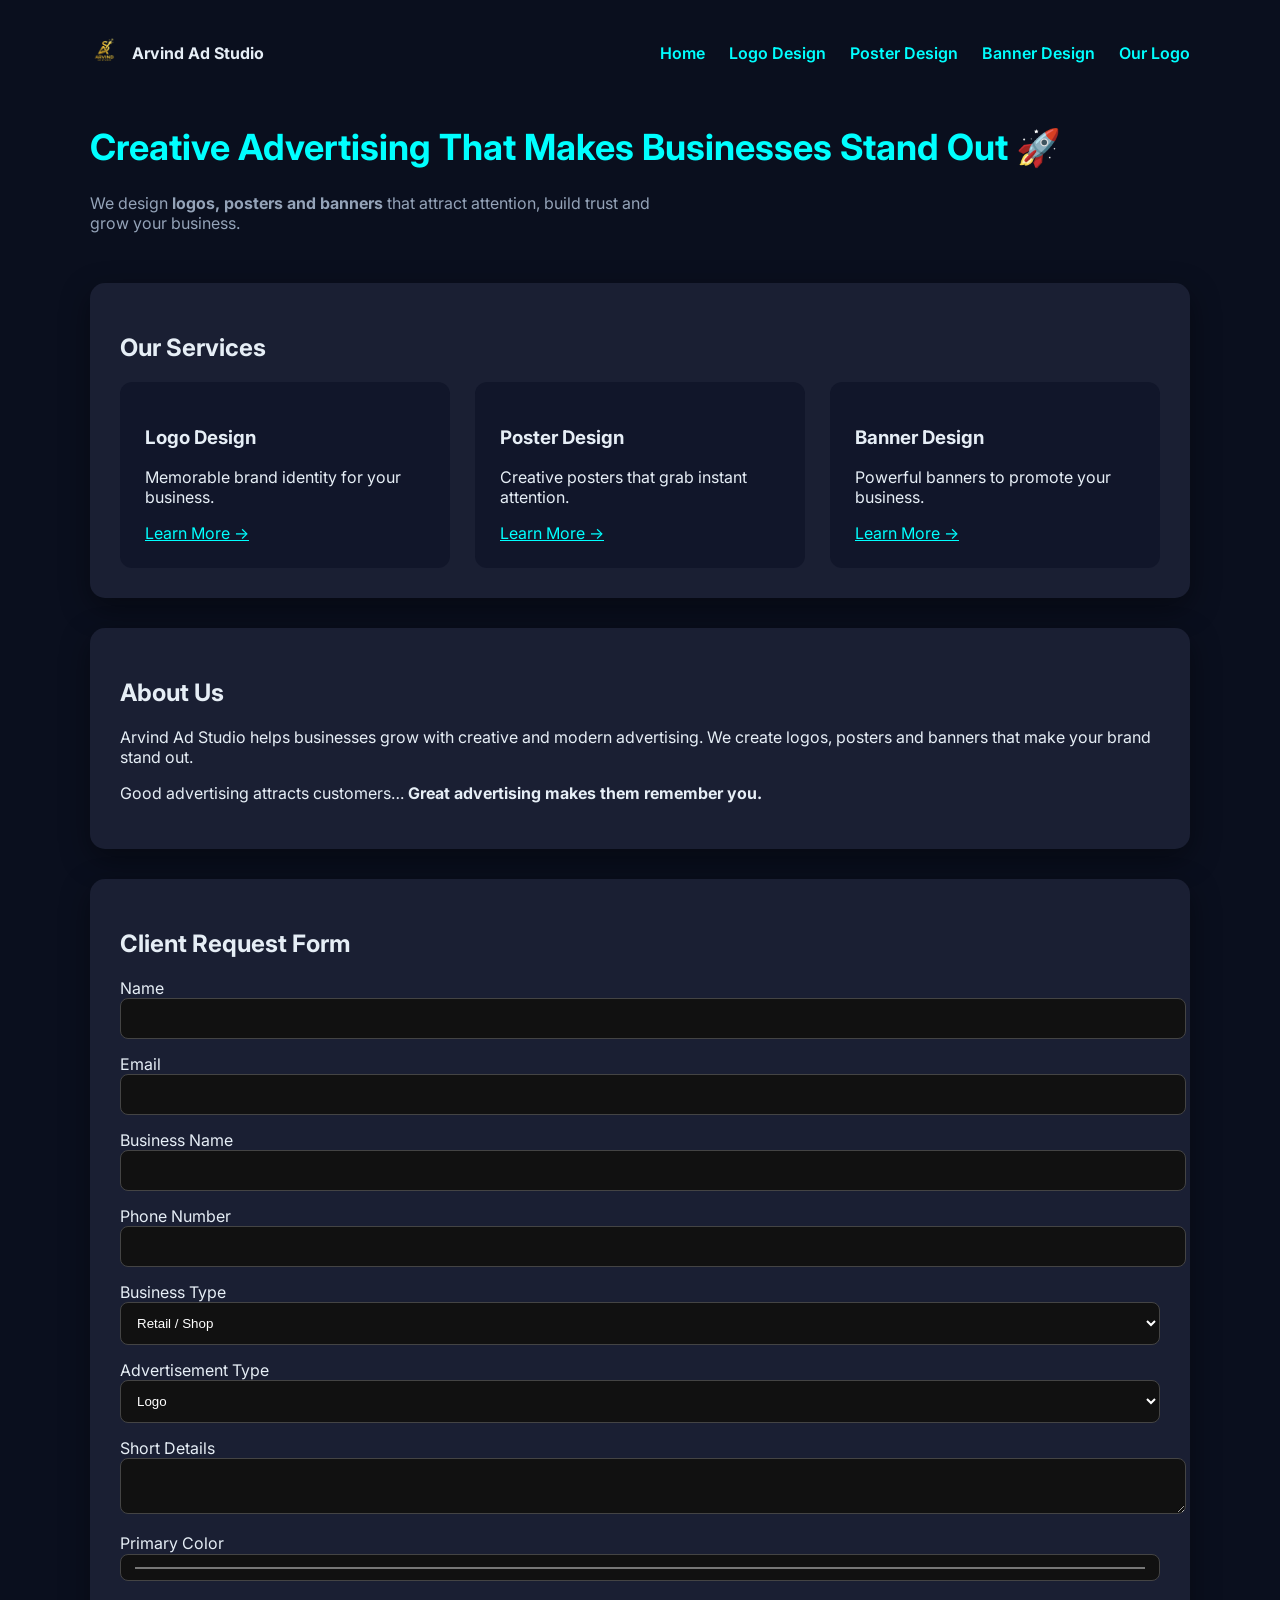
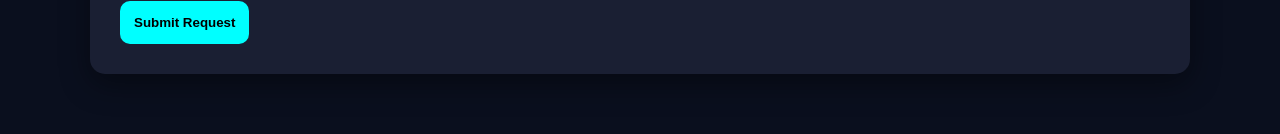
<file: index.html>
<!doctype html>
<html lang="en">

<head>

<meta charset="utf-8">
<meta name="viewport" content="width=device-width, initial-scale=1">

<meta name="google-site-verification" content="ym0sI3D6TCNZviOC1ryAURFXJ7SZ5yKGP2MHxezA1eQ">

<meta name="description" content="Arvind Ad Studio provides professional logo, poster and banner design services for businesses.">

<meta name="keywords" content="logo design, poster design, banner design, advertising agency">

<meta name="author" content="Arvind Raj">
<meta name="robots" content="index, follow">

<title>Arvind Ad Studio | Creative Advertising</title>

<!-- ✅ FAVICON -->
<link rel="icon" href="/favicon-new.png">
<link rel="shortcut icon" href="/favicon-new.png">

<link href="https://fonts.googleapis.com/css2?family=Inter:wght@400;600;700&display=swap" rel="stylesheet">

<style>

body{
margin:0;
background:#0a0f1e;
color:#e6eef6;
font-family:'Inter',sans-serif;
padding:30px;
}

.container{
max-width:1100px;
margin:auto;
}

/* NAVBAR */
nav{
display:flex;
justify-content:space-between;
align-items:center;
margin-bottom:50px;
}

.logo{
display:flex;
align-items:center;
gap:12px;
}

.logo img{
height:45px;
}

nav a{
color:#0ff;
text-decoration:none;
margin-left:20px;
font-weight:600;
transition:0.3s;
}

nav a:hover{
color:white;
}

/* HERO */
.hero{
margin-bottom:50px;
}

.hero h1{
font-size:36px;
color:#0ff;
}

.hero p{
color:#94a3b8;
max-width:600px;
}

/* CARD */
.card{
background:#1a1f33;
padding:30px;
border-radius:15px;
margin-bottom:30px;
box-shadow:0 10px 30px rgba(0,0,0,0.4);
}

/* SERVICES */
.services{
display:grid;
grid-template-columns:repeat(auto-fit,minmax(250px,1fr));
gap:25px;
margin-top:20px;
}

.service-box{
background:#11162a;
padding:25px;
border-radius:12px;
transition:0.3s;
}

.service-box:hover{
transform:translateY(-6px);
box-shadow:0 10px 25px rgba(0,255,255,0.2);
}

/* FORM */
label{
display:block;
margin-top:15px;
}

input,select,textarea{
width:100%;
padding:12px;
border-radius:8px;
border:1px solid #444;
background:#111;
color:white;
}

button{
margin-top:20px;
background:#0ff;
border:0;
padding:14px;
border-radius:10px;
cursor:pointer;
font-weight:600;
}

button:hover{
background:#06f;
}

</style>

</head>

<body>

<div class="container">

<!-- NAVBAR -->
<nav>

<div class="logo">
<img src="/logo.png" alt="Arvind Ad Studio Logo">
<strong>Arvind Ad Studio</strong>
</div>

<div>
<a href="index.html">Home</a>
<a href="logo-design.html">Logo Design</a>
<a href="poster-design.html">Poster Design</a>
<a href="banner-design.html">Banner Design</a>
<a href="our-logo.html">Our Logo</a>
</div>

</nav>

<!-- HERO -->
<div class="hero">

<h1>Creative Advertising That Makes Businesses Stand Out 🚀</h1>

<p>
We design <b>logos, posters and banners</b> that attract attention,
build trust and grow your business.
</p>

</div>

<!-- SERVICES -->
<div class="card">

<h2>Our Services</h2>

<div class="services">

<div class="service-box">
<h3>Logo Design</h3>
<p>Memorable brand identity for your business.</p>
<a href="logo-design.html" style="color:#0ff;">Learn More →</a>
</div>

<div class="service-box">
<h3>Poster Design</h3>
<p>Creative posters that grab instant attention.</p>
<a href="poster-design.html" style="color:#0ff;">Learn More →</a>
</div>

<div class="service-box">
<h3>Banner Design</h3>
<p>Powerful banners to promote your business.</p>
<a href="banner-design.html" style="color:#0ff;">Learn More →</a>
</div>

</div>

</div>

<!-- ABOUT -->
<div class="card">

<h2>About Us</h2>

<p>
Arvind Ad Studio helps businesses grow with creative and modern advertising.
We create logos, posters and banners that make your brand stand out.
</p>

<p>
Good advertising attracts customers…  
<b>Great advertising makes them remember you.</b>
</p>

</div>

<!-- CLIENT FORM -->
<div class="card">

<h2>Client Request Form</h2>

<form action="https://formsubmit.co/artofadvertisement7@gmail.com" method="POST">

<input type="hidden" name="_captcha" value="false">
<input type="hidden" name="_subject" value="New Client Request">

<label>Name</label>
<input type="text" name="Name" required>

<label>Email</label>
<input type="email" name="Email" required>

<label>Business Name</label>
<input type="text" name="Business Name" required>

<label>Phone Number</label>
<input type="text" name="Phone Number" required>

<label>Business Type</label>
<select name="Business Type">
<option>Retail / Shop</option>
<option>Restaurant / Cafe</option>
<option>Service</option>
<option>Health / Clinic</option>
<option>Education / Coaching</option>
<option>Other</option>
</select>

<label>Advertisement Type</label>
<select name="Advertisement Type">
<option>Logo</option>
<option>Poster</option>
<option>Banner</option>
</select>

<label>Short Details</label>
<textarea name="Details"></textarea>

<label>Primary Color</label>
<input type="color" name="Primary Color" value="#00ffff">

<button type="submit">Submit Request</button>

</form>

</div>

</div>

</body>
</html>
</file>
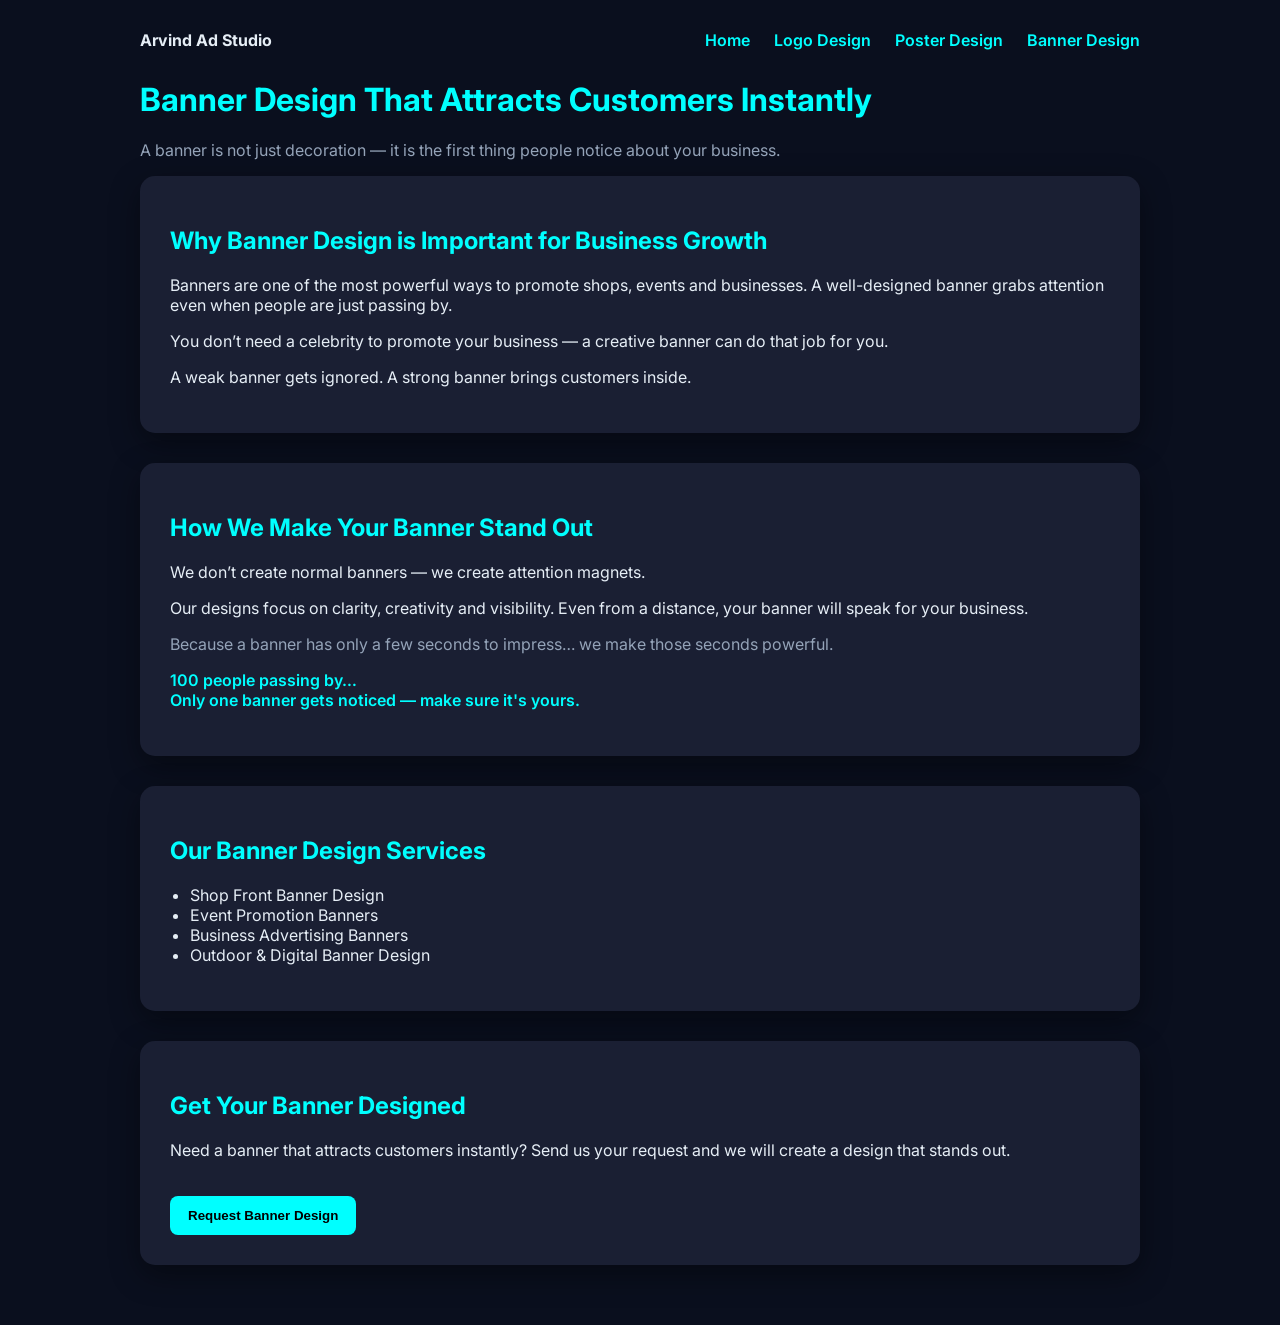
<file: banner-design.html>
<!DOCTYPE html>
<html lang="en">

<head>

<meta charset="UTF-8">
<meta name="viewport" content="width=device-width, initial-scale=1">

<title>Banner Design That Attracts Customers | Arvind Ad Studio</title>

<meta name="description" content="Professional banner design for shops, businesses and events. Creative banners that grab attention and increase customer visits.">

<meta name="keywords" content="banner design, shop banner design, business banner design, advertising banner">

<meta name="robots" content="index, follow">

<link href="https://fonts.googleapis.com/css2?family=Inter:wght@400;600;700&display=swap" rel="stylesheet">

<style>

body{
margin:0;
background:#0a0f1e;
color:#e6eef6;
font-family:'Inter',sans-serif;
padding:30px;
}

.container{
max-width:1000px;
margin:auto;
}

nav{
display:flex;
justify-content:space-between;
align-items:center;
margin-bottom:30px;
}

nav a{
color:#0ff;
text-decoration:none;
margin-left:20px;
font-weight:600;
}

nav a:hover{
text-decoration:underline;
}

h1,h2{
color:#0ff;
}

.card{
background:#1a1f33;
padding:30px;
border-radius:15px;
margin-bottom:30px;
box-shadow:0 10px 30px rgba(0,0,0,0.4);
}

.hero p{
color:#94a3b8;
font-size:16px;
}

.highlight{
font-weight:600;
color:#0ff;
margin-top:15px;
}

button{
margin-top:20px;
background:#0ff;
border:0;
padding:12px 18px;
border-radius:8px;
cursor:pointer;
font-weight:600;
}

button:hover{
background:#06f;
}

a.button-link{
color:black;
text-decoration:none;
}

ul{
padding-left:20px;
}

</style>

</head>

<body>

<div class="container">

<!-- Navigation -->

<nav>

<div><strong>Arvind Ad Studio</strong></div>

<div>

<a href="index.html">Home</a>
<a href="logo-design.html">Logo Design</a>
<a href="poster-design.html">Poster Design</a>
<a href="banner-design.html">Banner Design</a>

</div>

</nav>

<!-- Hero -->

<div class="hero">

<h1>Banner Design That Attracts Customers Instantly</h1>

<p>
A banner is not just decoration —  
it is the first thing people notice about your business.
</p>

</div>

<!-- Importance -->

<div class="card">

<h2>Why Banner Design is Important for Business Growth</h2>

<p>
Banners are one of the most powerful ways to promote shops,
events and businesses. A well-designed banner grabs attention
even when people are just passing by.
</p>

<p>
You don’t need a celebrity to promote your business —  
a creative banner can do that job for you.
</p>

<p>
A weak banner gets ignored.  
A strong banner brings customers inside.
</p>

</div>

<!-- What We Do -->

<div class="card">

<h2>How We Make Your Banner Stand Out</h2>

<p>
We don’t create normal banners — we create attention magnets.
</p>

<p>
Our designs focus on clarity, creativity and visibility.
Even from a distance, your banner will speak for your business.
</p>

<p style="color:#94a3b8;">
Because a banner has only a few seconds to impress…
we make those seconds powerful.
</p>

<p class="highlight">
100 people passing by…<br>
Only one banner gets noticed — make sure it's yours.
</p>

</div>

<!-- Services -->

<div class="card">

<h2>Our Banner Design Services</h2>

<ul>

<li>Shop Front Banner Design</li>
<li>Event Promotion Banners</li>
<li>Business Advertising Banners</li>
<li>Outdoor & Digital Banner Design</li>

</ul>

</div>

<!-- Call to Action -->

<div class="card">

<h2>Get Your Banner Designed</h2>

<p>
Need a banner that attracts customers instantly?
Send us your request and we will create a design that stands out.
</p>

<a href="index.html" class="button-link">
<button>Request Banner Design</button>
</a>

</div>

</div>

</body>

</html>
</file>
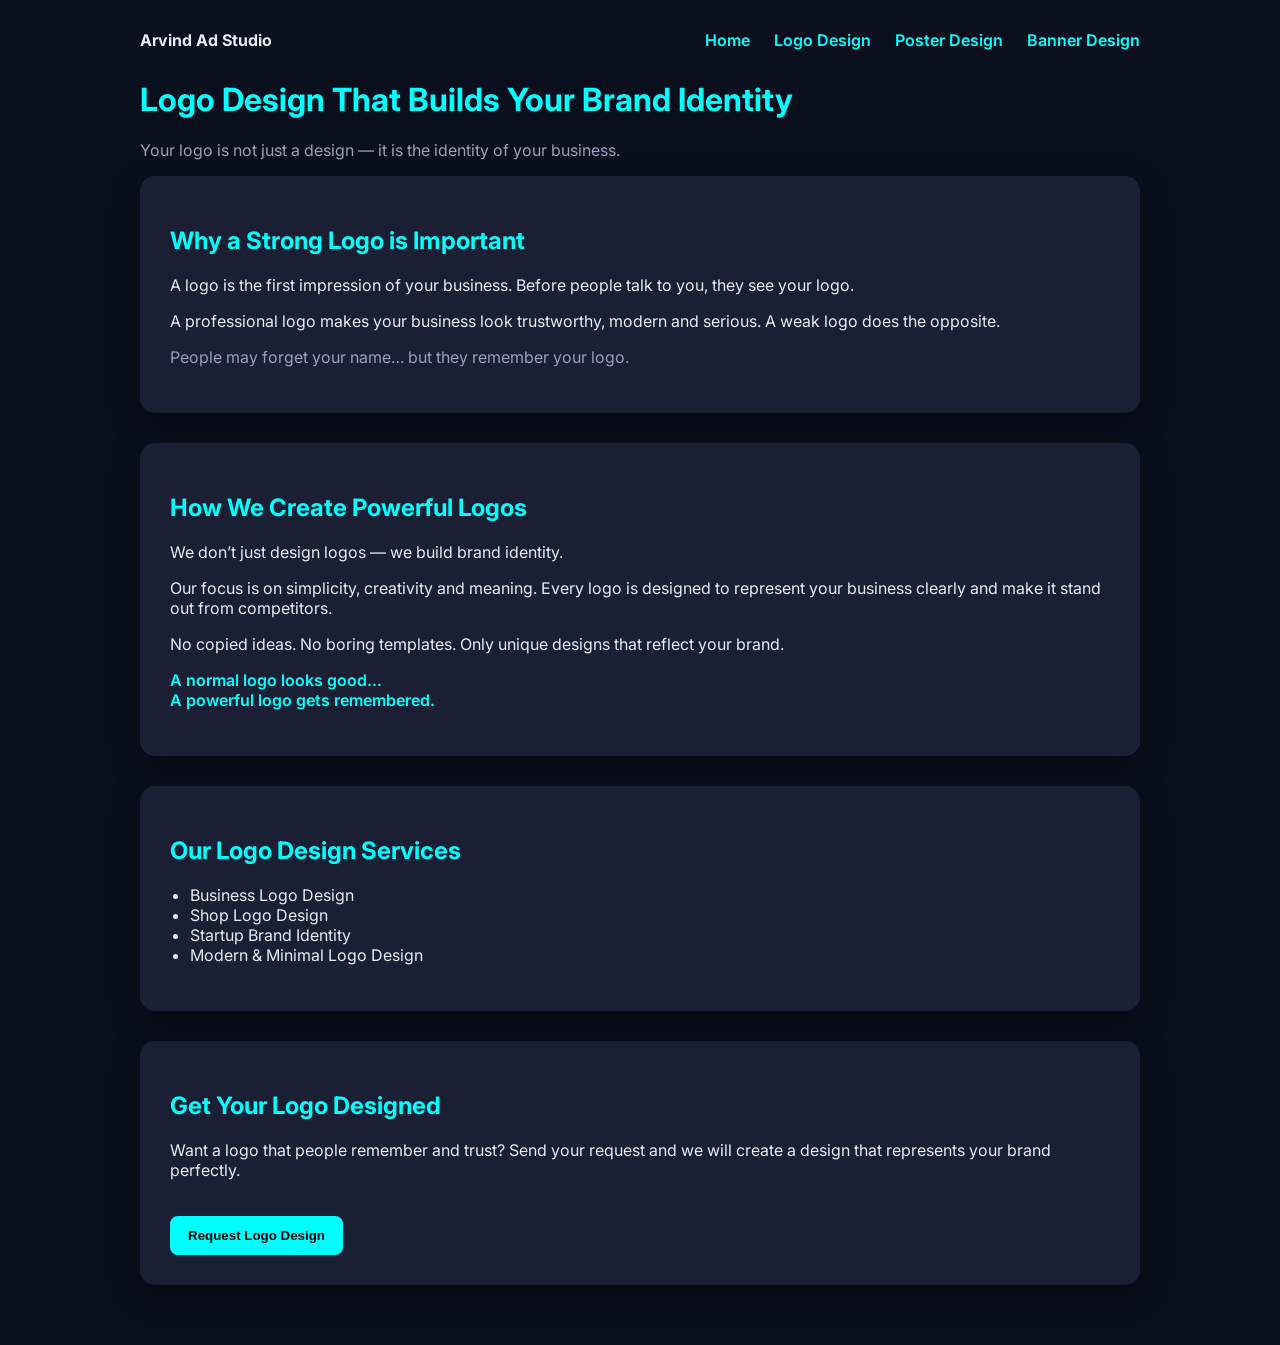
<file: logo-design.html>
<!DOCTYPE html>
<html lang="en">

<head>

<meta charset="UTF-8">
<meta name="viewport" content="width=device-width, initial-scale=1">

<title>Logo Design That Builds Your Brand Identity | Arvind Ad Studio</title>

<meta name="description" content="Professional logo design for businesses, startups and shops. Creative logos that build brand identity and make your business unforgettable.">

<meta name="keywords" content="logo design, business logo design, brand identity logo, professional logo design">

<meta name="robots" content="index, follow">

<link href="https://fonts.googleapis.com/css2?family=Inter:wght@400;600;700&display=swap" rel="stylesheet">

<style>

body{
margin:0;
background:#0a0f1e;
color:#e6eef6;
font-family:'Inter',sans-serif;
padding:30px;
}

.container{
max-width:1000px;
margin:auto;
}

/* Navigation */

nav{
display:flex;
justify-content:space-between;
align-items:center;
margin-bottom:30px;
}

nav a{
color:#0ff;
text-decoration:none;
margin-left:20px;
font-weight:600;
}

nav a:hover{
text-decoration:underline;
}

/* Headings */

h1,h2{
color:#0ff;
}

/* Cards */

.card{
background:#1a1f33;
padding:30px;
border-radius:15px;
margin-bottom:30px;
box-shadow:0 10px 30px rgba(0,0,0,0.4);
}

.hero p{
color:#94a3b8;
font-size:16px;
}

.highlight{
font-weight:600;
color:#0ff;
margin-top:15px;
}

button{
margin-top:20px;
background:#0ff;
border:0;
padding:12px 18px;
border-radius:8px;
cursor:pointer;
font-weight:600;
}

button:hover{
background:#06f;
}

a.button-link{
color:black;
text-decoration:none;
}

ul{
padding-left:20px;
}

</style>

</head>

<body>

<div class="container">

<!-- Navigation -->

<nav>

<div><strong>Arvind Ad Studio</strong></div>

<div>

<a href="index.html">Home</a>
<a href="logo-design.html">Logo Design</a>
<a href="poster-design.html">Poster Design</a>
<a href="banner-design.html">Banner Design</a>

</div>

</nav>

<!-- Hero Section -->

<div class="hero">

<h1>Logo Design That Builds Your Brand Identity</h1>

<p>
Your logo is not just a design —  
it is the identity of your business.
</p>

</div>

<!-- Importance -->

<div class="card">

<h2>Why a Strong Logo is Important</h2>

<p>
A logo is the first impression of your business.
Before people talk to you, they see your logo.
</p>

<p>
A professional logo makes your business look trustworthy,
modern and serious. A weak logo does the opposite.
</p>

<p style="color:#94a3b8;">
People may forget your name…  
but they remember your logo.
</p>

</div>

<!-- What We Do -->

<div class="card">

<h2>How We Create Powerful Logos</h2>

<p>
We don’t just design logos — we build brand identity.
</p>

<p>
Our focus is on simplicity, creativity and meaning.
Every logo is designed to represent your business clearly
and make it stand out from competitors.
</p>

<p>
No copied ideas. No boring templates.  
Only unique designs that reflect your brand.
</p>

<p class="highlight">
A normal logo looks good…<br>
A powerful logo gets remembered.
</p>

</div>

<!-- Services -->

<div class="card">

<h2>Our Logo Design Services</h2>

<ul>

<li>Business Logo Design</li>
<li>Shop Logo Design</li>
<li>Startup Brand Identity</li>
<li>Modern & Minimal Logo Design</li>

</ul>

</div>

<!-- Call to Action -->

<div class="card">

<h2>Get Your Logo Designed</h2>

<p>
Want a logo that people remember and trust?
Send your request and we will create a design that represents your brand perfectly.
</p>

<a href="index.html" class="button-link">
<button>Request Logo Design</button>
</a>

</div>

</div>

</body>

</html>
</file>
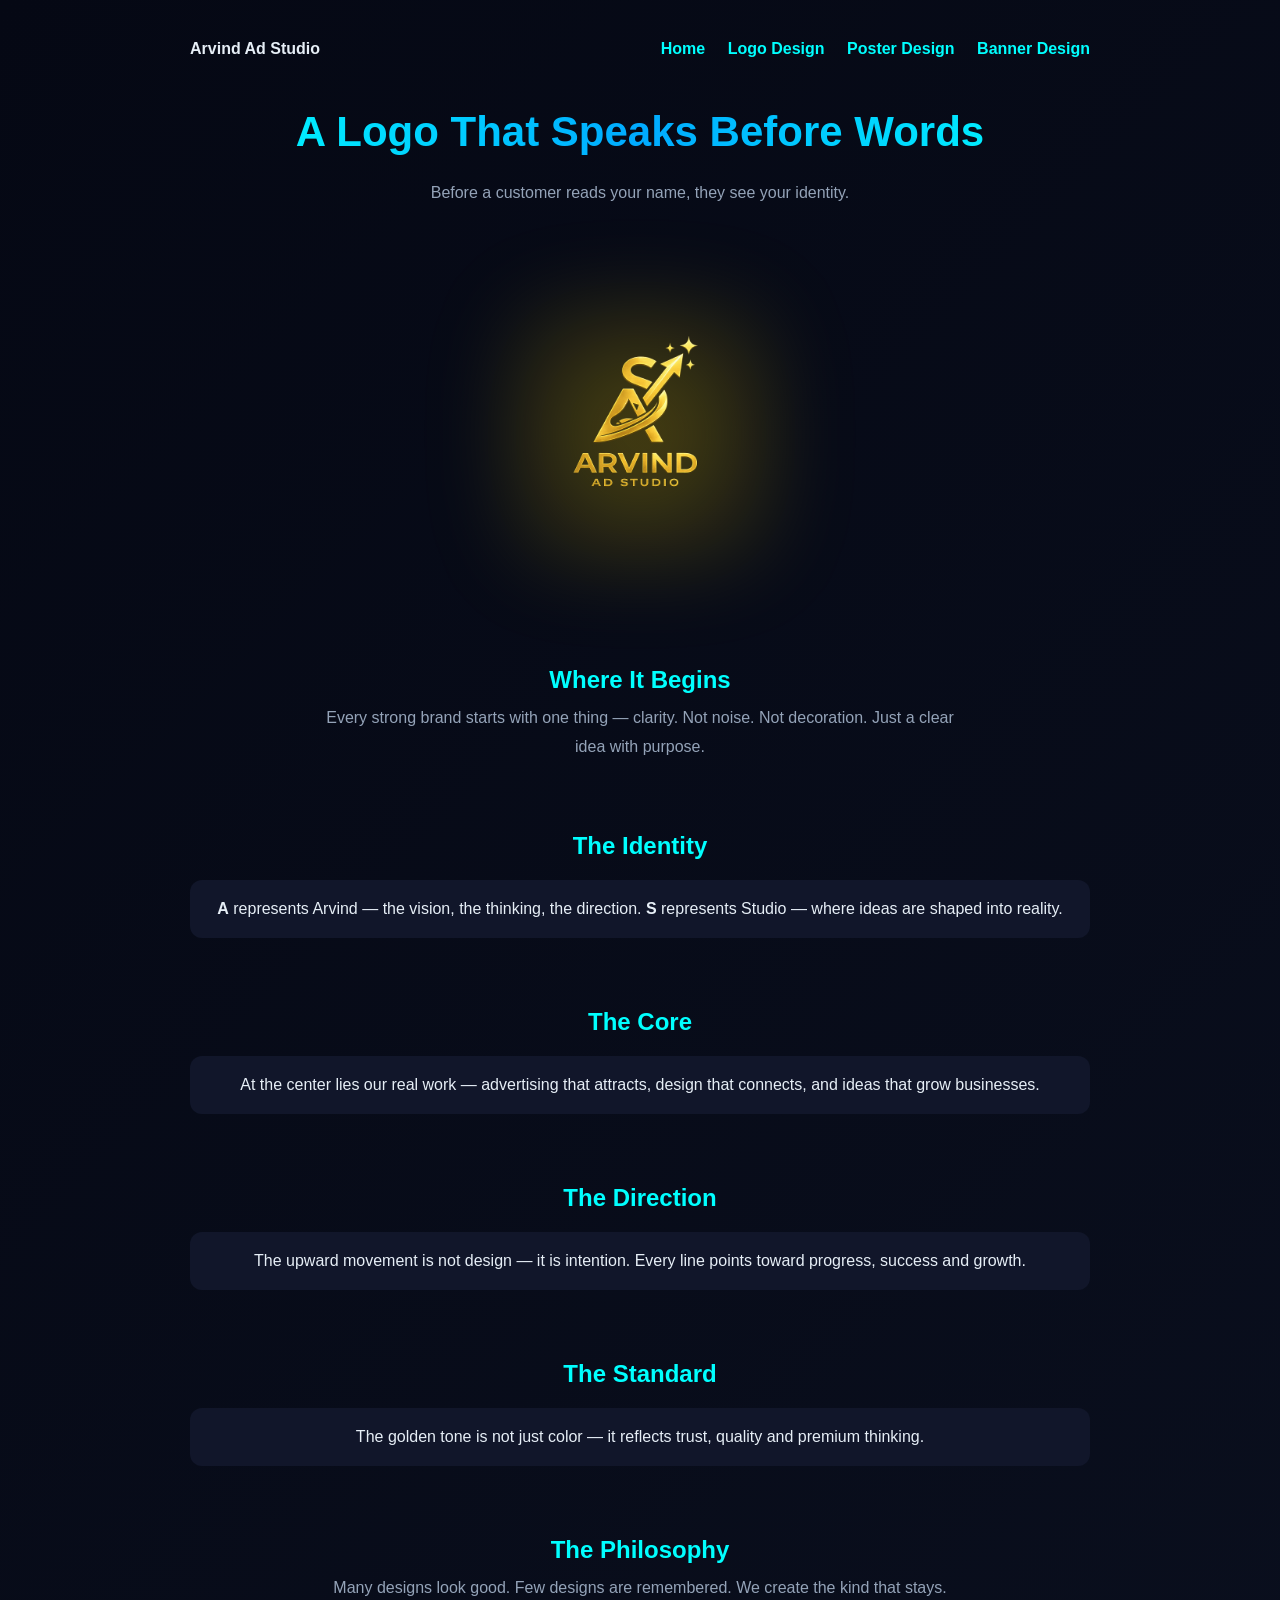
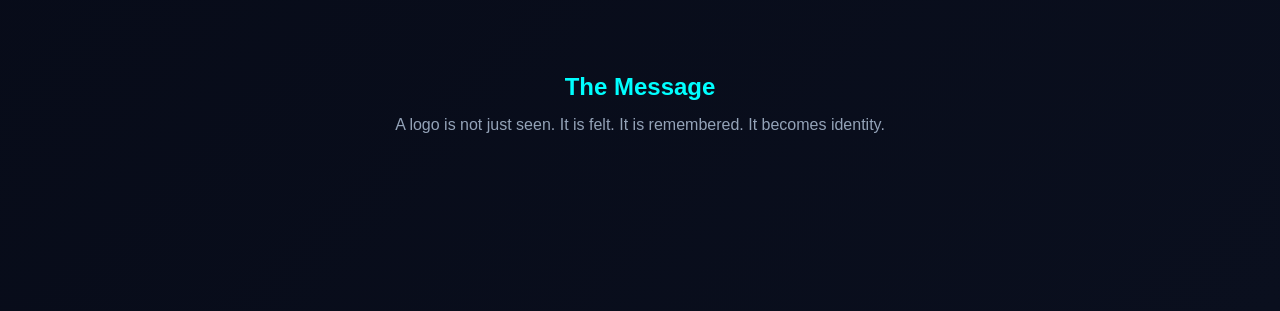
<file: our-logo.html>
<!doctype html>
<html lang="en">

<head>
<meta charset="utf-8">
<meta name="viewport" content="width=device-width, initial-scale=1">

<title>Our Logo Story | Arvind Ad Studio</title>
<link rel="icon" href="/favicon-new.png">

<style>

body{
margin:0;
background:linear-gradient(135deg,#050814,#0a0f1e);
color:#e6eef6;
font-family:'Inter',sans-serif;
overflow-x:hidden;
}

.container{
max-width:900px;
margin:auto;
padding:40px 25px;
}

/* NAV */
nav{
display:flex;
justify-content:space-between;
align-items:center;
margin-bottom:50px;
}

nav a{
color:#0ff;
text-decoration:none;
margin-left:18px;
font-weight:600;
}

/* HERO */
.hero{
text-align:center;
margin-top:40px;
}

.hero h1{
font-size:42px;
background:linear-gradient(90deg,#0ff,#00aaff,#0ff);
-webkit-background-clip:text;
color:transparent;
opacity:0;
transform:translateY(30px);
transition:1s;
}

.hero p{
color:#94a3b8;
margin-top:15px;
opacity:0;
transform:translateY(30px);
transition:1s;
}

/* LOGO */
.logo-box{
text-align:center;
margin:80px 0;
position:relative;
}

.logo-glow{
position:absolute;
top:50%;
left:50%;
transform:translate(-50%,-50%);
width:280px;
height:280px;
background:radial-gradient(circle,rgba(255,215,0,0.3),transparent);
filter:blur(40px);
animation:pulse 3s infinite;
}

.logo-img{
width:200px;
position:relative;
animation:float 4s ease-in-out infinite;
}

@keyframes float{
0%{transform:translateY(0);}
50%{transform:translateY(-10px);}
100%{transform:translateY(0);}
}

@keyframes pulse{
0%{opacity:0.5;}
50%{opacity:1;}
100%{opacity:0.5;}
}

/* STORY */
.story{
margin:70px 0;
text-align:center;
opacity:0;
transform:translateY(40px);
transition:1s;
}

.story h2{
color:#0ff;
margin-bottom:10px;
}

.story p{
color:#94a3b8;
line-height:1.8;
max-width:650px;
margin:auto;
}

/* HIGHLIGHT */
.highlight{
margin-top:20px;
padding:20px;
background:#11162a;
border-radius:12px;
transition:0.4s;
}

.highlight:hover{
background:#0ff;
color:black;
transform:scale(1.05);
}

/* CTA */
.cta{
text-align:center;
margin-top:80px;
opacity:0;
transition:1s;
}

.btn{
padding:15px 28px;
background:linear-gradient(90deg,#0ff,#00aaff);
color:black;
border-radius:10px;
text-decoration:none;
font-weight:600;
}

.btn:hover{
background:#06f;
color:white;
}

/* SHOW ANIMATION */
.show{
opacity:1 !important;
transform:translateY(0) !important;
}

</style>

</head>

<body>

<div class="container">

<!-- NAV -->
<nav>
<div><strong>Arvind Ad Studio</strong></div>
<div>
<a href="index.html">Home</a>
<a href="logo-design.html">Logo Design</a>
<a href="poster-design.html">Poster Design</a>
<a href="banner-design.html">Banner Design</a>
</div>
</nav>

<!-- HERO -->
<div class="hero">
<h1 class="reveal">A Logo That Speaks Before Words</h1>
<p class="reveal">
Before a customer reads your name,  
they see your identity.
</p>
</div>

<!-- LOGO -->
<div class="logo-box">
<div class="logo-glow"></div>
<img src="/logo.png" class="logo-img" alt="Arvind Ad Studio Logo">
</div>

<!-- STORY FLOW -->

<div class="story reveal">
<h2>Where It Begins</h2>
<p>
Every strong brand starts with one thing — clarity.  
Not noise. Not decoration. Just a clear idea with purpose.
</p>
</div>

<div class="story reveal">
<h2>The Identity</h2>
<div class="highlight">
<b>A</b> represents Arvind — the vision, the thinking, the direction.  
<b>S</b> represents Studio — where ideas are shaped into reality.
</div>
</div>

<div class="story reveal">
<h2>The Core</h2>
<div class="highlight">
At the center lies our real work —  
advertising that attracts, design that connects,  
and ideas that grow businesses.
</div>
</div>

<div class="story reveal">
<h2>The Direction</h2>
<div class="highlight">
The upward movement is not design — it is intention.  
Every line points toward progress, success and growth.
</div>
</div>

<div class="story reveal">
<h2>The Standard</h2>
<div class="highlight">
The golden tone is not just color —  
it reflects trust, quality and premium thinking.
</div>
</div>

<div class="story reveal">
<h2>The Philosophy</h2>
<p>
Many designs look good.  
Few designs are remembered.  

We create the kind that stays.
</p>
</div>

<div class="story reveal">
<h2>The Message</h2>
<p>
A logo is not just seen.  
It is felt. It is remembered. It becomes identity.
</p>
</div>

<!-- CTA -->
<div class="cta reveal">
<p>We don’t just design logos — we build what people remember.</p>
<a href="index.html" class="btn">Start Your Brand →</a>
</div>

</div>

<!-- SCROLL ANIMATION -->
<script>

const elements = document.querySelectorAll('.reveal');

window.addEventListener('scroll', () => {
elements.forEach(el => {
const pos = el.getBoundingClientRect().top;
if(pos < window.innerHeight - 100){
el.classList.add('show');
}
});
});

</script>

</body>
</html>
</file>
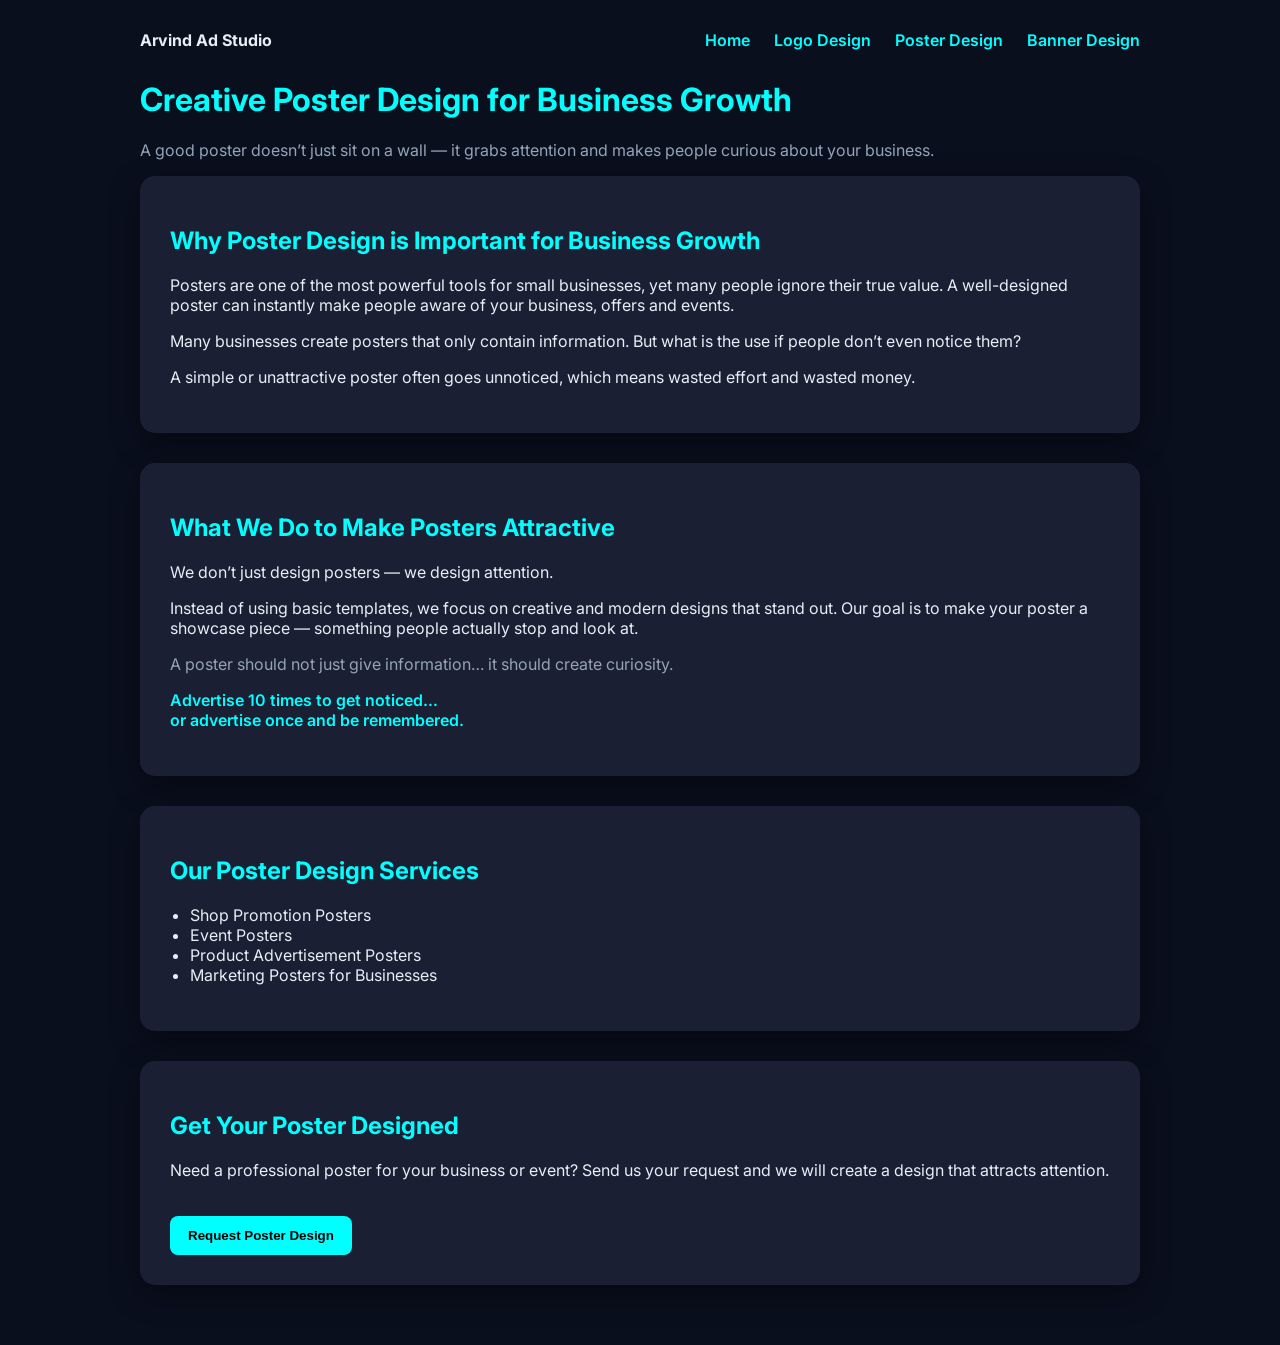
<file: poster-design.html>
<!DOCTYPE html>
<html lang="en">

<head>

<meta charset="UTF-8">
<meta name="viewport" content="width=device-width, initial-scale=1">

<title>Poster Design for Business Growth | Arvind Ad Studio</title>

<meta name="description" content="Professional poster design for shops, businesses and events. Creative posters that attract customers and grow your business.">

<meta name="keywords" content="poster design, business poster design, shop poster design, advertising poster">

<meta name="robots" content="index, follow">

<link href="https://fonts.googleapis.com/css2?family=Inter:wght@400;600;700&display=swap" rel="stylesheet">

<style>

body{
margin:0;
background:#0a0f1e;
color:#e6eef6;
font-family:'Inter',sans-serif;
padding:30px;
}

.container{
max-width:1000px;
margin:auto;
}

nav{
display:flex;
justify-content:space-between;
align-items:center;
margin-bottom:30px;
}

nav a{
color:#0ff;
text-decoration:none;
margin-left:20px;
font-weight:600;
}

nav a:hover{
text-decoration:underline;
}

h1,h2{
color:#0ff;
}

.card{
background:#1a1f33;
padding:30px;
border-radius:15px;
margin-bottom:30px;
box-shadow:0 10px 30px rgba(0,0,0,0.4);
}

.hero p{
color:#94a3b8;
font-size:16px;
}

.highlight{
font-weight:600;
color:#0ff;
margin-top:15px;
}

button{
margin-top:20px;
background:#0ff;
border:0;
padding:12px 18px;
border-radius:8px;
cursor:pointer;
font-weight:600;
}

button:hover{
background:#06f;
}

a.button-link{
color:black;
text-decoration:none;
}

ul{
padding-left:20px;
}

</style>

</head>

<body>

<div class="container">

<!-- Navigation -->

<nav>

<div><strong>Arvind Ad Studio</strong></div>

<div>

<a href="index.html">Home</a>
<a href="logo-design.html">Logo Design</a>
<a href="poster-design.html">Poster Design</a>
<a href="banner-design.html">Banner Design</a>

</div>

</nav>

<!-- Hero -->

<div class="hero">

<h1>Creative Poster Design for Business Growth</h1>

<p>
A good poster doesn’t just sit on a wall —  
it grabs attention and makes people curious about your business.
</p>

</div>

<!-- Importance -->

<div class="card">

<h2>Why Poster Design is Important for Business Growth</h2>

<p>
Posters are one of the most powerful tools for small businesses,
yet many people ignore their true value. A well-designed poster
can instantly make people aware of your business, offers and events.
</p>

<p>
Many businesses create posters that only contain information.
But what is the use if people don’t even notice them?
</p>

<p>
A simple or unattractive poster often goes unnoticed,
which means wasted effort and wasted money.
</p>

</div>

<!-- What We Do -->

<div class="card">

<h2>What We Do to Make Posters Attractive</h2>

<p>
We don’t just design posters — we design attention.
</p>

<p>
Instead of using basic templates, we focus on creative and modern
designs that stand out. Our goal is to make your poster a showcase
piece — something people actually stop and look at.
</p>

<p style="color:#94a3b8;">
A poster should not just give information… it should create curiosity.
</p>

<p class="highlight">
Advertise 10 times to get noticed…<br>
or advertise once and be remembered.
</p>

</div>

<!-- Services -->

<div class="card">

<h2>Our Poster Design Services</h2>

<ul>

<li>Shop Promotion Posters</li>
<li>Event Posters</li>
<li>Product Advertisement Posters</li>
<li>Marketing Posters for Businesses</li>

</ul>

</div>

<!-- Call to Action -->

<div class="card">

<h2>Get Your Poster Designed</h2>

<p>
Need a professional poster for your business or event?
Send us your request and we will create a design that attracts attention.
</p>

<a href="index.html" class="button-link">
<button>Request Poster Design</button>
</a>

</div>

</div>

</body>

</html>
</file>
